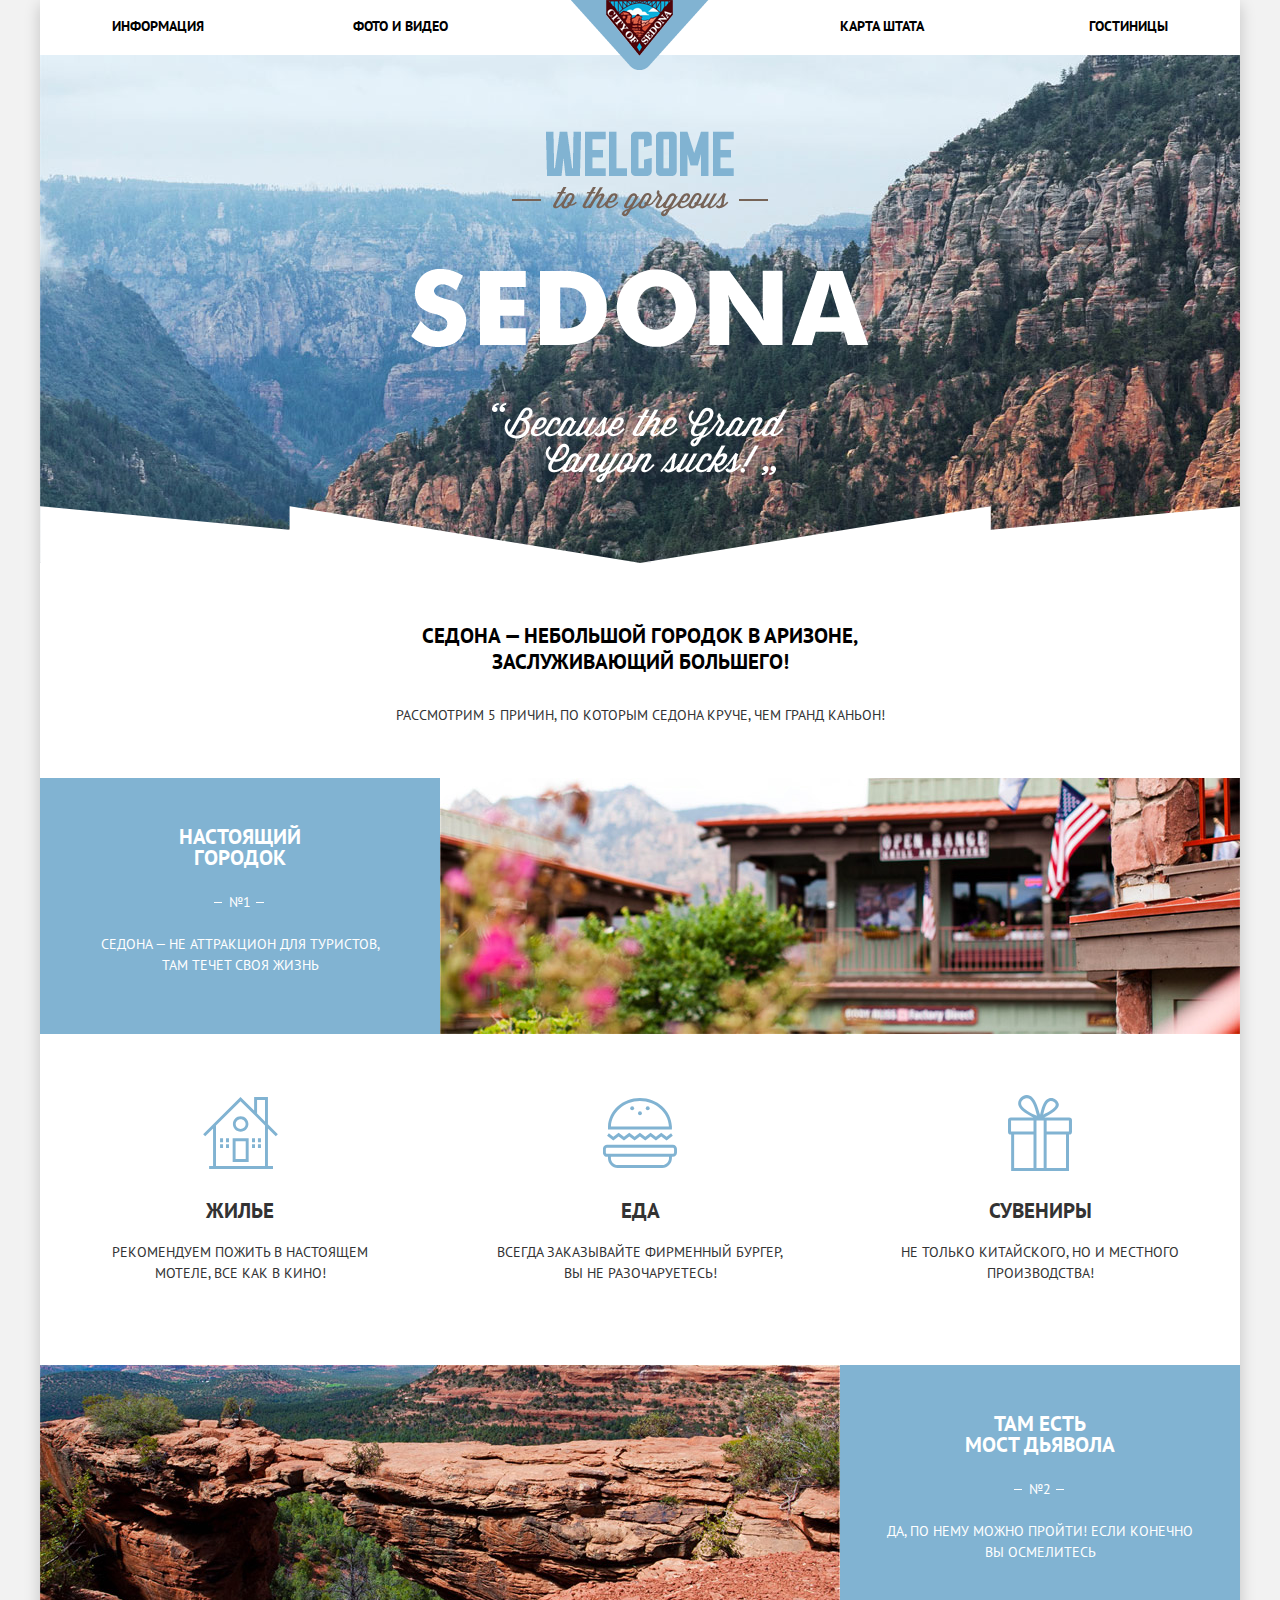
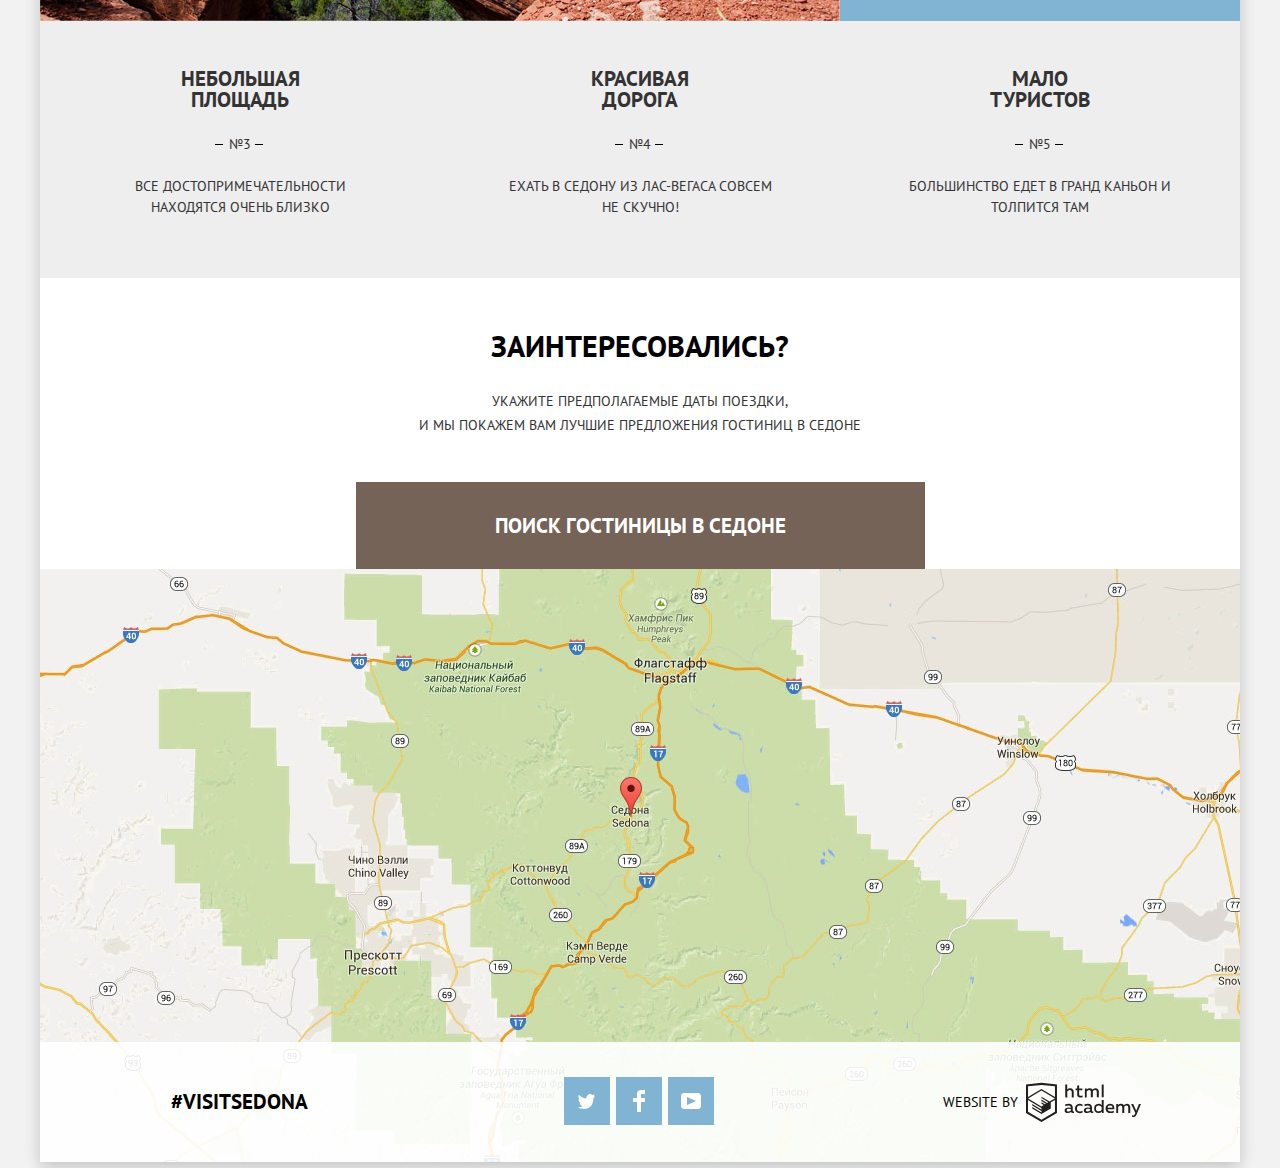
<file: index.html>
<!DOCTYPE html>
<html lang="ru">
  <head>
    <meta charset="utf-8">
    <title>HTML Academy: Седона</title>
    <link href="https://fonts.googleapis.com/css?family=PT+Sans:400,700&amp;subset=cyrillic" rel="stylesheet">
    <link href="css/normalize.css" rel="stylesheet">
    <link href="css/style.min.css" rel="stylesheet">
  </head>
  <body>
    <header class="page-header">
      <nav class="main-navigation">
        <div class="logo-header">
          <img src="img/logo.png" width="138" height="70" alt="Логотип города Седона">
        </div>
        <ul class="site-navigation">
          <li><a href="#">Информация</a></li>
          <li><a href="#">Фото и видео</a></li>
          <li><a href="#map">Карта штата</a></li>
          <li><a href="inner.html">Гостиницы</a></li>
        </ul>
      </nav>
    </header>


    <main class="container">
      <section class="picture">
        <h2 class="visually-hidden">Изображние каньона Седоны</h2>
        <img src="img/intro-top.png" width="458" height="352" alt="Горы Седоны">
      </section>
      <div class="container-headline">
        <p>Седона — небольшой городок в Аризоне,<br> заслуживающий большего!</p>
        <p class="five">Рассмотрим 5 причин, по которым Седона круче, чем Гранд Каньон!</p>
      </div>
      <section class="features">
        <div class="feature-1">
          <div class="text-block">
            <h3>Настоящий<br> городок</h3>
            <p class="number">№1</p>
            <p>Седона — не аттракцион для туристов,<br> там течет своя жизнь</p>
          </div>
          <div class="image-block">
            <img src="img/feature-1.jpg" width="800" height="256" alt="Седона Сити">
          </div>
        </div>

        <section class="advantages">
          <div class="feature-item">
            <p class="wrapper-image"><img src="img/icon-house.svg" width="75" height="72" alt="Жилье"></p>
            <h3>Жилье</h3>
            <p>Рекомендуем пожить в настоящем<br> мотеле, все как в кино!</p>
          </div>
          <div class="feature-item">
            <p class="wrapper-image"><img src="img/icon-food.svg" width="74" height="70" alt="Еда"></p>
            <h3>Еда</h3>
            <p>Всегда заказывайте фирменный бургер,<br> вы не разочаруетесь!</p>
          </div>
          <div class="feature-item">
            <p class="wrapper-image"><img src="img/icon-souvenirs.svg" width="64" height="76" alt="Сувениры"></p>
            <h3>Сувениры</h3>
            <p>Не только китайского, но и местного<br> производства!</p>
          </div>
        </section>

        <div class="feature-2">
          <div class="text-block">
            <h3>Там есть<br> мост дьявола</h3>
            <p class="number">№2</p>
            <p>Да, по нему можно пройти! Если конечно<br> вы осмелитесь</p>
          </div>
          <div class="image-block">
            <img src="img/feature-2.jpg" width="800" height="256" alt="Седона Сити">
          </div>
        </div>
        <div class="wrapper-item">
          <div class="feature-item grey">
            <h3>Небольшая<br> площадь</h3>
            <p class="number">№3</p>
            <p>Все достопримечательности<br> находятся очень близко</p>
          </div>
          <div class="feature-item grey">
            <h3>Красивая<br> дорога</h3>
            <p class="number">№4</p>
            <p>Ехать в Седону из Лас-Вегаса совсем<br> не скучно!</p>
          </div>
          <div class="feature-item grey">
            <h3>Мало<br> туристов</h3>
            <p class="number">№5</p>
            <p>Большинство едет в Гранд Каньон и<br> толпится там</p>
          </div>
        </div>
        <div class="subtitle">
          <p>Заинтересовались?</p>
          <p class="clarification">Укажите предполагаемые даты поездки,<br> и мы покажем вам лучшие предложения гостиниц в седоне</p>
          <div class="button-wraper">
            <button class="button brown modal-open-close">Поиск гостиницы в седоне</button>
            <section class="popup">
              <h2 class="visually-hidden">Форма бронирования гостиницы</h2>
              <form method="post" action="https://echo.htmlacademy.ru">
                <ul class="booking">
                  <li class="booking-option">
                    <label for="check-in">Дата заезда:</label>
                    <input type="text" name="check-in" id="check-in" placeholder="24 апреля 2017">
                    <div class="calendar">
                      <svg class="calendar-icon" xmlns="http://www.w3.org/2000/svg" width="21" height="22" viewBox="0 0 21 22"><path d="M19.251 2.025h-2.845V.648c0-.381-.294-.689-.656-.689-.363 0-.656.308-.656.689v1.377h-3.938V.648c0-.381-.294-.689-.655-.689-.363 0-.657.308-.657.689v1.377H5.906V.648c0-.381-.294-.689-.656-.689-.363 0-.657.308-.657.689v1.377H1.75C.784 2.025 0 2.847 0 3.862v16.302C0 21.179.784 22 1.75 22h17.501c.966 0 1.749-.821 1.749-1.836V3.862c0-1.015-.783-1.837-1.749-1.837zm.437 18.139a.448.448 0 0 1-.437.459H1.75a.45.45 0 0 1-.438-.459V3.862a.45.45 0 0 1 .438-.459h2.844v1.378c0 .381.294.689.657.689.362 0 .656-.308.656-.689V3.403h3.938v1.378c0 .381.294.689.657.689.361 0 .655-.308.655-.689V3.403h3.938v1.378c0 .381.293.689.656.689.362 0 .656-.308.656-.689V3.403h2.845c.241 0 .437.206.437.459v16.302z" fill="#cacaca"/><path d="M4.594 8.225h2.625v2.066H4.594zM4.594 11.668h2.625v2.067H4.594zM4.594 15.112h2.625v2.066H4.594zM9.188 15.112h2.625v2.066H9.188zM9.188 11.668h2.625v2.067H9.188zM9.188 8.225h2.625v2.066H9.188zM13.781 15.112h2.625v2.066h-2.625zM13.781 11.668h2.625v2.067h-2.625zM13.781 8.225h2.625v2.066h-2.625z" fill="#cacaca"/></svg>
                    </div>
                  </li>
                  <li class="booking-option">
                    <label for="check-out">Дата выезда:</label>
                    <input type="text" name="check-out" id="check-out" placeholder="4 июля 2017">
                    <div class="calendar">
                      <svg class="calendar-icon" xmlns="http://www.w3.org/2000/svg" width="21" height="22" viewBox="0 0 21 22"><path d="M19.251 2.025h-2.845V.648c0-.381-.294-.689-.656-.689-.363 0-.656.308-.656.689v1.377h-3.938V.648c0-.381-.294-.689-.655-.689-.363 0-.657.308-.657.689v1.377H5.906V.648c0-.381-.294-.689-.656-.689-.363 0-.657.308-.657.689v1.377H1.75C.784 2.025 0 2.847 0 3.862v16.302C0 21.179.784 22 1.75 22h17.501c.966 0 1.749-.821 1.749-1.836V3.862c0-1.015-.783-1.837-1.749-1.837zm.437 18.139a.448.448 0 0 1-.437.459H1.75a.45.45 0 0 1-.438-.459V3.862a.45.45 0 0 1 .438-.459h2.844v1.378c0 .381.294.689.657.689.362 0 .656-.308.656-.689V3.403h3.938v1.378c0 .381.294.689.657.689.361 0 .655-.308.655-.689V3.403h3.938v1.378c0 .381.293.689.656.689.362 0 .656-.308.656-.689V3.403h2.845c.241 0 .437.206.437.459v16.302z" fill="#cacaca"/><path d="M4.594 8.225h2.625v2.066H4.594zM4.594 11.668h2.625v2.067H4.594zM4.594 15.112h2.625v2.066H4.594zM9.188 15.112h2.625v2.066H9.188zM9.188 11.668h2.625v2.067H9.188zM9.188 8.225h2.625v2.066H9.188zM13.781 15.112h2.625v2.066h-2.625zM13.781 11.668h2.625v2.067h-2.625zM13.781 8.225h2.625v2.066h-2.625z" fill="#cacaca"/></svg>
                    </div>
                  </li>
                  <li class="booking-option adults-children">
                    <label for="adults">Взрослые:</label>
                    <button class="minus" type="button" name="button">
                      <span class="visually-hidden">Меньше</span>
                    </button>
                    <input type="text" name="adults" id="adults" placeholder="2">
                    <button class="plus" type="button" name="button">
                      <span class="visually-hidden">Больше</span>
                    </button>
                  </li>
                  <li class="booking-option adults-children">
                    <label for="children" class="children">Дети:</label>
                    <button class="minus" type="button" name="button">
                      <span class="visually-hidden">Меньше</span>
                    </button>
                    <input type="text" name="children" id="children" placeholder="0">
                    <button class="plus" type="button" name="button">
                      <span class="visually-hidden">Больше</span>
                    </button>
                  </li>
                </ul>
                <button class="button blue" type="submit">Найти</button>
              </form>
            </section>
          </div>
        </div>
      </section>

      <section class="map" id="map">
        <h2 class="visually-hidden">Карта штата</h2>
        <div class="map-interactive">
          <iframe src="https://www.google.com/maps/embed?pb=!1m18!1m12!1m3!1d52385.13565775221!2d-111.83015785352357!3d34.854443815267764!2m3!1f0!2f0!3f0!3m2!1i1024!2i768!4f13.1!3m3!1m2!1s0x872da132f942b00d%3A0x5548c523fa6c8efd!2z0KHQtdC00L7QvdCwLCDQkNGA0LjQt9C-0L3QsCA4NjMzNiwg0KHQqNCQ!5e0!3m2!1sru!2sby!4v1522667876610" width="1200" height="593" style="border:0" allowfullscreen></iframe>
        </div>
        <img src="img/map.jpg" width="1200" height="593" alt="Карта проезда">
      </section>
    </main>


    <footer class="pade-footer">
      <div class="hashtag">
        <p class="visit">#visitsedona</p>
      </div>
      <div class="footer-social">
        <ul>
          <li>
            <a class="social-button" href="#"><span class="visually-hidden">Twitter</span>
              <svg xmlns="http://www.w3.org/2000/svg" xmlns:xlink="http://www.w3.org/1999/xlink" width="17" height="15" viewBox="0 0 17 15"><path d="M10.95.144c1.685-.496 2.984.27 3.577 1.179.673-.231 1.331-.481 2.011-.708a2.345 2.345 0 0 1-.857 1.768c.685.17 1.304-.491 1.304-.491-.169 1-1.006 1.788-1.563 2.024-.231 6.75-3.175 11.217-10.077 11.082h-.446c-.41 0-4.164-.46-4.898-1.887 2.271.196 3.893-.422 4.693-1.177-.96-.3-2.679-.477-2.979-2.95.349.106.564.228 1.19.119C1.705 8.247.374 7.53.448 5.33c.285.328 1.067.536 1.34.472C1.085 5.561-.182 2.442.894.85c1.818 1.854 3.735 3.606 7.152 3.773C8.254 2.33 9.183.793 10.95.144z" fill="#FFF"/></svg>
            </a>
          </li>
          <li>
            <a class="social-button" href="#"><span class="visually-hidden">Facebook</span>
              <svg xmlns="http://www.w3.org/2000/svg" width="12" height="22" viewBox="0 0 12 22"><path  d="M12 4V0H8a4 4 0 0 0-4 4v4H0v4h4v10h4V12h4V8H8V4h4z" fill="#FFF"/></svg>
            </a>
          </li>
          <li>
            <a class="social-button" href="#"><span class="visually-hidden">Youtube</span>
              <svg xmlns="http://www.w3.org/2000/svg" xmlns:xlink="http://www.w3.org/1999/xlink" width="20" height="16" viewBox="0 0 20 16"><path  d="M17 0H3C1.35 0 0 1.35 0 3v10c0 1.65 1.35 3 3 3h14c1.65 0 3-1.35 3-3V3c0-1.65-1.35-3-3-3zM6.027 11.998V4.002L15.014 8l-8.987 3.998z" fill="#FFF"/></svg>
            </a>
          </li>
        </ul>
      </div>
      <div class="html-academy">
        <p>Website by</p>
        <a href="https://htmlacademy.ru/intensive/htmlcss" class="academy">
          <span class="visually-hidden">HTML Academy</span>
          <svg id="Layer_1" data-name="Layer 1" xmlns="http://www.w3.org/2000/svg" width="115" height="41" viewBox="0 0 108.08 36.85"><title>logo-htmlacademy-small1</title><path d="M44.61,26.88a2,2,0,0,0,.55-0.1v1.33a3.25,3.25,0,0,1-1.18.21,1.67,1.67,0,0,1-1.67-1,4.84,4.84,0,0,1-3.14,1.08c-1.51,0-2.91-.83-2.91-2.55,0-2.13,2-2.79,3.71-2.79a11.08,11.08,0,0,1,2.17.25v-0.3c0-1-.76-1.77-2.19-1.77a7.42,7.42,0,0,0-3,.64v-1.7a10.21,10.21,0,0,1,3.19-.55c2.36,0,3.81,1.12,3.81,3.65v3a0.54,0.54,0,0,0,.49.59h0.17Zm-6.44-1.13A1.35,1.35,0,0,0,39.63,27h0.11a3.39,3.39,0,0,0,2.41-1V24.58a9.72,9.72,0,0,0-1.81-.21c-1,0-2.16.33-2.16,1.38h0Zm12.36-6.11a5,5,0,0,1,2.57.64V22a4.08,4.08,0,0,0-2.3-.7,2.75,2.75,0,1,0,0,5.49,5,5,0,0,0,2.43-.64v1.71a6.27,6.27,0,0,1-2.76.57A4.21,4.21,0,0,1,46,24.51q0-.21,0-0.41a4.32,4.32,0,0,1,4.18-4.46h0.38Zm12.17,7.24a2,2,0,0,0,.55-0.1v1.33a3.25,3.25,0,0,1-1.18.21,1.67,1.67,0,0,1-1.67-1,4.84,4.84,0,0,1-3.14,1.08c-1.51,0-2.91-.83-2.91-2.55,0-2.13,2-2.79,3.71-2.79a11.08,11.08,0,0,1,2.17.25v-0.3c0-1-.76-1.77-2.19-1.77a7.42,7.42,0,0,0-3,.64v-1.7a10.21,10.21,0,0,1,3.19-.55c2.36,0,3.81,1.12,3.81,3.65v3a0.54,0.54,0,0,0,.49.59h0.17Zm-6.44-1.13A1.35,1.35,0,0,0,57.73,27h0.11a3.39,3.39,0,0,0,2.41-1V24.58a9.72,9.72,0,0,0-1.81-.21c-1.06,0-2.16.33-2.16,1.38h0ZM73,16V28.2H71.35V26.88a3.88,3.88,0,0,1-3.19,1.54,4.4,4.4,0,0,1,0-8.78,3.81,3.81,0,0,1,3,1.3V16H73Zm-4.53,5.22a2.76,2.76,0,1,0,0,5.52A2.86,2.86,0,0,0,71.15,25V23A2.91,2.91,0,0,0,68.49,21.27ZM79,19.64c3.31,0,4.46,2.68,3.92,5.09H76.7c0.21,1.5,1.67,2.11,3.19,2.11a6.11,6.11,0,0,0,2.64-.59v1.6a7.14,7.14,0,0,1-3,.57C77,28.42,74.78,27,74.78,24a4.18,4.18,0,0,1,4-4.39H79Zm0.09,1.54a2.28,2.28,0,0,0-2.44,2.1v0.06H81.3A2,2,0,0,0,79.13,21.18Zm5.73,7V19.87h1.65v1a3.81,3.81,0,0,1,2.78-1.27A2.86,2.86,0,0,1,91.89,21a4.12,4.12,0,0,1,2.91-1.33A3.06,3.06,0,0,1,98,23V28.2h-1.9V23.05a1.59,1.59,0,0,0-1.42-1.75H94.42a2.8,2.8,0,0,0-2.07,1.12V28.2h-1.9V23.05A1.59,1.59,0,0,0,89,21.31H88.8a3,3,0,0,0-2.21,1.29v5.63H84.86Zm21.31-8.33h1.9l-3.91,9.46c-0.9,2.17-2.09,2.86-3.35,2.86a4.76,4.76,0,0,1-1.1-.14V30.46a2.86,2.86,0,0,0,.85.12c0.9,0,1.58-.64,2.07-1.9l0.17-.42-4-8.4h2l2.86,6.29ZM38.73,1.46V6.22a3.81,3.81,0,0,1,2.7-1.14,3.25,3.25,0,0,1,3.44,3.4v5.15H43V8.72a1.81,1.81,0,0,0-1.61-2h-0.3a2.93,2.93,0,0,0-2.32,1.39v5.52h-1.9V1.46h1.9ZM49.94,2.31v3h3V6.91h-3v3.81c0,1.1.5,1.46,1.58,1.46a4.49,4.49,0,0,0,1.69-.33v1.6A6.8,6.8,0,0,1,51,13.8a2.55,2.55,0,0,1-2.86-2.74V6.89H46.58V5.26h1.5V2.74Zm5.4,11.31V5.28H57v1A3.81,3.81,0,0,1,59.77,5a2.86,2.86,0,0,1,2.6,1.33A4.12,4.12,0,0,1,65.28,5,3.06,3.06,0,0,1,68.44,8.4v5.21h-1.9V8.46a1.59,1.59,0,0,0-1.42-1.75H64.89a2.8,2.8,0,0,0-2.07,1.12v5.78h-1.9V8.46A1.59,1.59,0,0,0,59.5,6.71H59.27A3,3,0,0,0,57.06,8v5.63H55.34ZM71.17,1.45H73V13.6H71.17V1.45ZM14.71,0H14.55L0,1.54V28.21l14.55,8.66,14.55-8.66V1.54Zm12.5,27.1L14.55,34.64,1.9,27.12V16.18l12.59,7.5V25L5.86,19.9v1.31l8.68,5.21v1.39L5.87,22.65V24l8.68,5.21,8.75-5.24V18.31L27.2,16V27.12Zm0-12.53-3.48,2-1.6,1L14.51,13v1.31L21,18.23H21l-0.14.09-1,.54-5.37-3.2V17l4.24,2.52-1,.67-3.2-1.9v1.31l2.1,1.24L14.5,22.1,2,14.65,14.51,7.11Zm0-1.32L14.49,5.76,1.91,13.25v-10L14.56,1.92,27.21,3.25v10h0Z" transform="translate(0 -0.02)" fill="#231f20"/></svg>
        </a>
      </div>
    </footer>

    <script src="js/script.min.js"></script>

  </body>
</html>
</file>
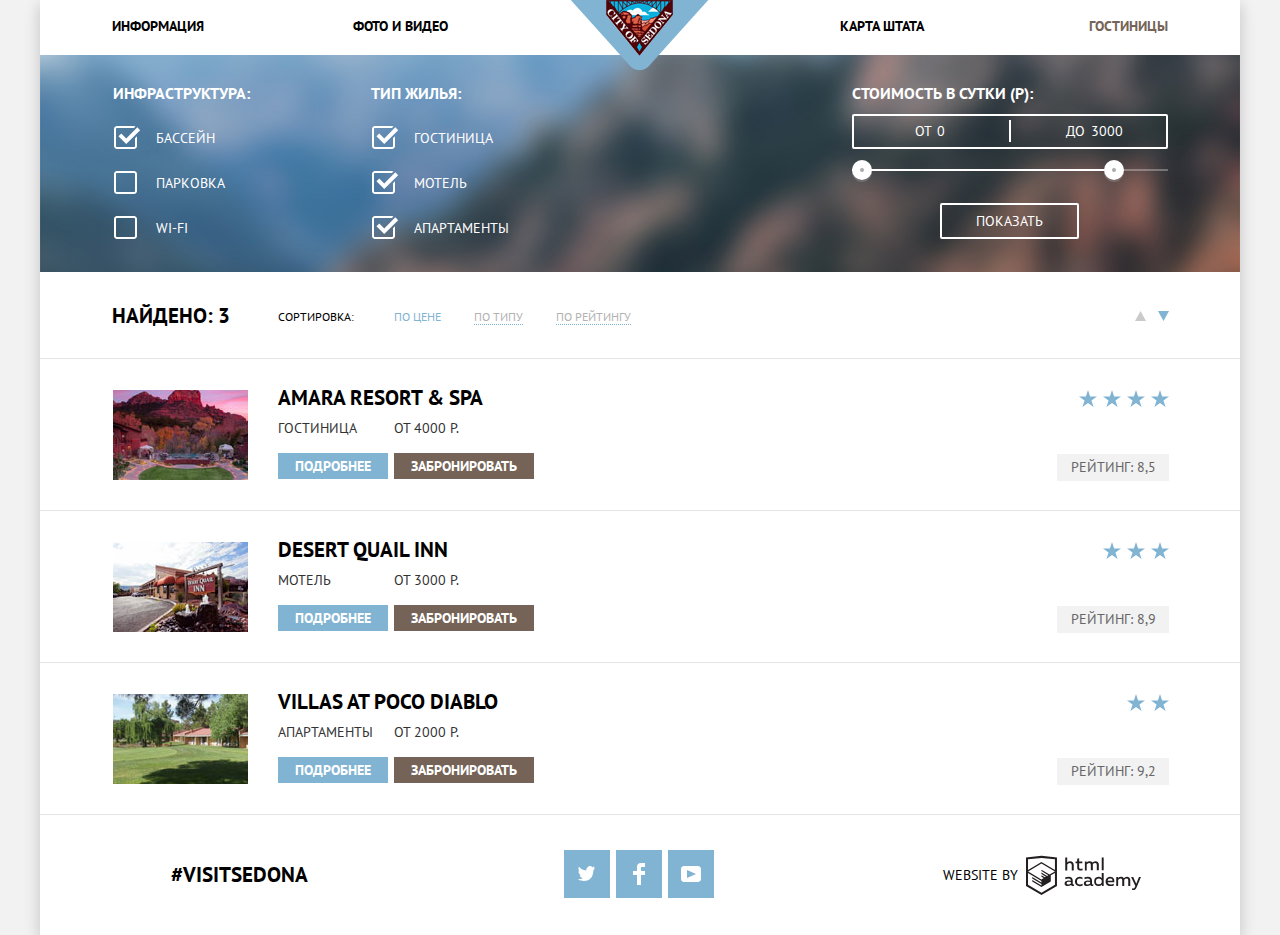
<file: inner.html>
<!DOCTYPE html>
<html lang="ru">
  <head>
    <meta charset="UTF-8">
    <title>HTML Academy: Седона</title>
    <link href="https://fonts.googleapis.com/css?family=PT+Sans:400,700&amp;subset=cyrillic" rel="stylesheet">
    <link href="css/normalize.css" rel="stylesheet">
    <link href="css/style.min.css" rel="stylesheet">
  </head>
  <body class="inner-page">
    <header class="page-header">
      <nav class="main-navigation">
        <a class="logo-header" href="index.html">
          <img src="img/logo.png" width="138" height="70" alt="Логотип города Седона">
        </a>
        <ul class="site-navigation">
          <li><a href="#">Информация</a></li>
          <li class="photo-and-video"><a href="#">Фото и видео</a></li>
          <li><a href="#">Карта штата</a></li>
          <li><a class="active-page" href="#">Гостиницы</a></li>
        </ul>
      </nav>
    </header>


    <section class="filters">
      <h2 class="visually-hidden">Фильтр товаров</h2>
      <form class="filter" method="post" action="https://echo.htmlacademy.ru">
        <fieldset class="filter-checkbox">
          <legend>Инфраструктура:</legend>
          <ul>
            <li class="filter-option">
              <input class="visually-hidden filter-input-checkbox" type="checkbox" name="pool" id="filter-pool" checked>
              <label for="filter-pool">Бассейн</label>
            </li>
            <li class="filter-option">
              <input class="visually-hidden filter-input-checkbox" type="checkbox" name="parking" id="filter-parking">
              <label for="filter-parking">Парковка</label>
            </li>
          <li class="filter-option">
              <input class="visually-hidden filter-input-checkbox" type="checkbox" name="parking" id="filter-wi-fi">
              <label for="filter-wi-fi">Wi-Fi</label>
          </li>
          </ul>
        </fieldset>
        <fieldset class="filter-checkbox">
          <legend>Тип жилья:</legend>
          <ul>
            <li class="filter-option">
              <input class="visually-hidden filter-input-checkbox" type="checkbox" name="hotel" id="filter-hotel" checked>
              <label for="filter-hotel">Гостиница</label>
            </li>
            <li class="filter-option">
              <input class="visually-hidden filter-input-checkbox" type="checkbox" name="motel" id="filter-motel" checked>
              <label for="filter-motel">Мотель</label>
            </li>
            <li class="filter-option">
              <input class="visually-hidden filter-input-checkbox" type="checkbox" name="apartments" id="filter-apartments" checked>
              <label for="filter-apartments">Апартаменты</label>
            </li>
          </ul>
        </fieldset>
        <fieldset class="filter-range">
          <legend class="filter-range-title">Стоимость в сутки (р):</legend>
          <div class="price-controls">
            <label class="min-price">от <input type="text" name="min-price" value="0"></label>
            <label class="max-price">до <input type="text" name="max-price" value="3000"></label>
          </div>
          <div class="range-controls">
            <div class="scale">
              <div class="bar"></div>
            </div>
            <div class="range-toggle range-toggle-min">
              <svg xmlns="http://www.w3.org/2000/svg" width="20" height="23" viewBox="0 0 20 23"><path opacity=".3" fill="#ABABAB" d="M10 20C4.477 20 0 15.522 0 10v2c0 5.522 4.477 10 10 10 5.522 0 10-4.478 10-10v-2c0 5.522-4.478 10-10 10z"/><circle fill="#FFF" cx="10" cy="10" r="10"/><circle fill="#ABABAB" cx="10" cy="10" r="2"/></svg>
            </div>
            <div class="range-toggle range-toggle-max">
              <svg xmlns="http://www.w3.org/2000/svg" width="20" height="23" viewBox="0 0 20 23"><path opacity=".3" fill="#ABABAB" d="M10 20C4.477 20 0 15.522 0 10v2c0 5.522 4.477 10 10 10 5.522 0 10-4.478 10-10v-2c0 5.522-4.478 10-10 10z"/><circle fill="#FFF" cx="10" cy="10" r="10"/><circle fill="#ABABAB" cx="10" cy="10" r="2"/></svg>
            </div>
          </div>
          <button class="btn-transparent" type="submit">Показать</button>
        </fieldset>
      </form>
    </section>


    <section class="sorting">
      <h2 class="visually-hidden">Сортировка товаров по цене, по типу, по рейтингу</h2>
      <p class="search-result">Найдено: 3</p>
      <p class="sort">Сортировка:</p>
      <ul class="sort-options">
        <li><a href="#" class="active-selected">По цене</a></li>
        <li><a href="#">По типу</a></li>
        <li><a href="#">По рейтингу</a></li>
        <li class="up">
          <a href="#" class="sort-up">
            <span class="visually-hidden">Сортировка по возрастанию</span>
            <svg xmlns="http://www.w3.org/2000/svg" width="11" height="10" viewBox="0 0 11 10"><path fill="#cacaca" d="M5.5 0L0 10h11z"/></svg>
          </a>
        </li>
        <li class="down">
          <a href="#" class="sort-down">
            <span class="visually-hidden">Сортировка по убыванию</span>
            <svg xmlns="http://www.w3.org/2000/svg" width="11" height="10" viewBox="0 0 11 10"><path fill="#81b3d2" d="M5.5 10L0 0h11"/></svg>
          </a>
        </li>
      </ul>
    </section>


    <section class="catalog-section">
      <ul class="catalog-list">
        <li class="catalog-item">
          <p class="catalog-item-image">
            <a href="catalog-item.html">
              <img src="img/amara-resort.jpg" width="135" height="90" alt="Отель Amara resort & SPA">
            </a>
          </p>
          <div class="hotel-info">
            <h3>
              <a class="catalog-item-name" href="catalog-item.html">Amara resort & SPA</a>
            </h3>
            <div class="catalog-item-price">
              <p>Гостиница</p>
              <p class="price">От 4000 р.</p>
            </div>
            <p class="info-book">
              <a class="button blue" href="catalog-item.html">Подробнее</a>
              <a class="button brown" href="#">Забронировать</a>
            </p>
          </div>
          <div class="wrapper-stars-and-rating">
            <ul class="stars">
              <li><span class="visually-hidden">Рейтинг 4 из 5 звёзд</span></li>
              <li><span class="visually-hidden">Рейтинг 4 из 5 звёзд</span></li>
              <li><span class="visually-hidden">Рейтинг 4 из 5 звёзд</span></li>
              <li><span class="visually-hidden">Рейтинг 4 из 5 звёзд</span></li>
            </ul>
            <p class="rating">Рейтинг: 8,5</p>
          </div>
        </li>
        <li class="catalog-item">
          <p class="catalog-item-image">
            <a href="catalog-item.html">
              <img src="img/desert-quail.jpg" width="135" height="90" alt="Мотель Desert Quail Inn">
            </a>
          </p>
          <div class="hotel-info">
            <h3>
              <a class="catalog-item-name" href="catalog-item.html">Desert Quail Inn</a>
            </h3>
            <div class="catalog-item-price">
              <p>Мотель</p>
              <p class="price">От 3000 р.</p>
            </div>
            <p class="info-book">
              <a class="button blue" href="catalog-item.html">Подробнее</a>
              <a class="button brown" href="#">Забронировать</a>
            </p>
          </div>
          <div class="wrapper-stars-and-rating">
            <ul class="stars">
              <li><span class="visually-hidden">Рейтинг 3 из 5 звёзд</span></li>
              <li><span class="visually-hidden">Рейтинг 3 из 5 звёзд</span></li>
              <li><span class="visually-hidden">Рейтинг 3 из 5 звёзд</span></li>
            </ul>
            <p class="rating">Рейтинг: 8,9</p>
          </div>
        </li>
        <li class="catalog-item">
          <p class="catalog-item-image">
            <a href="catalog-item.html">
              <img src="img/poco-diablo.jpg" width="135" height="90" alt="Апартаменты Villas At Poco Diablo">
            </a>
          </p>
          <div class="hotel-info">
            <h3>
              <a class="catalog-item-name" href="catalog-item.html">Villas At Poco Diablo</a>
            </h3>
            <div class="catalog-item-price">
              <p>Апартаменты</p>
              <p class="price">От 2000 р.</p>
            </div>
            <p class="info-book">
              <a class="button blue" href="catalog-item.html">Подробнее</a>
              <a class="button brown" href="#">Забронировать</a>
            </p>
          </div>
          <div class="wrapper-stars-and-rating">
            <ul class="stars">
              <li><span class="visually-hidden">Рейтинг 2 из 5 звёзд</span></li>
              <li><span class="visually-hidden">Рейтинг 2 из 5 звёзд</span></li>
            </ul>
            <p class="rating">Рейтинг: 9,2</p>
          </div>
        </li>
      </ul>
    </section>


    <footer class="pade-footer">
      <div class="hashtag">
        <p class="visit">#visitsedona</p>
      </div>
      <div class="footer-social">
        <ul>
          <li>
            <a class="social-button" href="#"><span class="visually-hidden">Twitter</span>
              <svg xmlns="http://www.w3.org/2000/svg" xmlns:xlink="http://www.w3.org/1999/xlink" width="17" height="15" viewBox="0 0 17 15"><path d="M10.95.144c1.685-.496 2.984.27 3.577 1.179.673-.231 1.331-.481 2.011-.708a2.345 2.345 0 0 1-.857 1.768c.685.17 1.304-.491 1.304-.491-.169 1-1.006 1.788-1.563 2.024-.231 6.75-3.175 11.217-10.077 11.082h-.446c-.41 0-4.164-.46-4.898-1.887 2.271.196 3.893-.422 4.693-1.177-.96-.3-2.679-.477-2.979-2.95.349.106.564.228 1.19.119C1.705 8.247.374 7.53.448 5.33c.285.328 1.067.536 1.34.472C1.085 5.561-.182 2.442.894.85c1.818 1.854 3.735 3.606 7.152 3.773C8.254 2.33 9.183.793 10.95.144z" fill="#FFF"/></svg>
            </a>
          </li>
          <li>
            <a class="social-button" href="#"><span class="visually-hidden">Facebook</span>
              <svg xmlns="http://www.w3.org/2000/svg" width="12" height="22" viewBox="0 0 12 22"><path  d="M12 4V0H8a4 4 0 0 0-4 4v4H0v4h4v10h4V12h4V8H8V4h4z" fill="#FFF"/></svg>
            </a>
          </li>
          <li>
            <a class="social-button" href="#"><span class="visually-hidden">Youtube</span>
              <svg xmlns="http://www.w3.org/2000/svg" xmlns:xlink="http://www.w3.org/1999/xlink" width="20" height="16" viewBox="0 0 20 16"><path  d="M17 0H3C1.35 0 0 1.35 0 3v10c0 1.65 1.35 3 3 3h14c1.65 0 3-1.35 3-3V3c0-1.65-1.35-3-3-3zM6.027 11.998V4.002L15.014 8l-8.987 3.998z" fill="#FFF"/></svg>
            </a>
          </li>
        </ul>
      </div>
      <div class="html-academy">
        <p>Website by</p>
        <a href="https://htmlacademy.ru/intensive/htmlcss" class="academy">
          <span class="visually-hidden">HTML Academy</span>
          <svg id="Layer_1" data-name="Layer 1" xmlns="http://www.w3.org/2000/svg" width="115" height="41" viewBox="0 0 108.08 36.85"><title>logo-htmlacademy-small1</title><path d="M44.61,26.88a2,2,0,0,0,.55-0.1v1.33a3.25,3.25,0,0,1-1.18.21,1.67,1.67,0,0,1-1.67-1,4.84,4.84,0,0,1-3.14,1.08c-1.51,0-2.91-.83-2.91-2.55,0-2.13,2-2.79,3.71-2.79a11.08,11.08,0,0,1,2.17.25v-0.3c0-1-.76-1.77-2.19-1.77a7.42,7.42,0,0,0-3,.64v-1.7a10.21,10.21,0,0,1,3.19-.55c2.36,0,3.81,1.12,3.81,3.65v3a0.54,0.54,0,0,0,.49.59h0.17Zm-6.44-1.13A1.35,1.35,0,0,0,39.63,27h0.11a3.39,3.39,0,0,0,2.41-1V24.58a9.72,9.72,0,0,0-1.81-.21c-1,0-2.16.33-2.16,1.38h0Zm12.36-6.11a5,5,0,0,1,2.57.64V22a4.08,4.08,0,0,0-2.3-.7,2.75,2.75,0,1,0,0,5.49,5,5,0,0,0,2.43-.64v1.71a6.27,6.27,0,0,1-2.76.57A4.21,4.21,0,0,1,46,24.51q0-.21,0-0.41a4.32,4.32,0,0,1,4.18-4.46h0.38Zm12.17,7.24a2,2,0,0,0,.55-0.1v1.33a3.25,3.25,0,0,1-1.18.21,1.67,1.67,0,0,1-1.67-1,4.84,4.84,0,0,1-3.14,1.08c-1.51,0-2.91-.83-2.91-2.55,0-2.13,2-2.79,3.71-2.79a11.08,11.08,0,0,1,2.17.25v-0.3c0-1-.76-1.77-2.19-1.77a7.42,7.42,0,0,0-3,.64v-1.7a10.21,10.21,0,0,1,3.19-.55c2.36,0,3.81,1.12,3.81,3.65v3a0.54,0.54,0,0,0,.49.59h0.17Zm-6.44-1.13A1.35,1.35,0,0,0,57.73,27h0.11a3.39,3.39,0,0,0,2.41-1V24.58a9.72,9.72,0,0,0-1.81-.21c-1.06,0-2.16.33-2.16,1.38h0ZM73,16V28.2H71.35V26.88a3.88,3.88,0,0,1-3.19,1.54,4.4,4.4,0,0,1,0-8.78,3.81,3.81,0,0,1,3,1.3V16H73Zm-4.53,5.22a2.76,2.76,0,1,0,0,5.52A2.86,2.86,0,0,0,71.15,25V23A2.91,2.91,0,0,0,68.49,21.27ZM79,19.64c3.31,0,4.46,2.68,3.92,5.09H76.7c0.21,1.5,1.67,2.11,3.19,2.11a6.11,6.11,0,0,0,2.64-.59v1.6a7.14,7.14,0,0,1-3,.57C77,28.42,74.78,27,74.78,24a4.18,4.18,0,0,1,4-4.39H79Zm0.09,1.54a2.28,2.28,0,0,0-2.44,2.1v0.06H81.3A2,2,0,0,0,79.13,21.18Zm5.73,7V19.87h1.65v1a3.81,3.81,0,0,1,2.78-1.27A2.86,2.86,0,0,1,91.89,21a4.12,4.12,0,0,1,2.91-1.33A3.06,3.06,0,0,1,98,23V28.2h-1.9V23.05a1.59,1.59,0,0,0-1.42-1.75H94.42a2.8,2.8,0,0,0-2.07,1.12V28.2h-1.9V23.05A1.59,1.59,0,0,0,89,21.31H88.8a3,3,0,0,0-2.21,1.29v5.63H84.86Zm21.31-8.33h1.9l-3.91,9.46c-0.9,2.17-2.09,2.86-3.35,2.86a4.76,4.76,0,0,1-1.1-.14V30.46a2.86,2.86,0,0,0,.85.12c0.9,0,1.58-.64,2.07-1.9l0.17-.42-4-8.4h2l2.86,6.29ZM38.73,1.46V6.22a3.81,3.81,0,0,1,2.7-1.14,3.25,3.25,0,0,1,3.44,3.4v5.15H43V8.72a1.81,1.81,0,0,0-1.61-2h-0.3a2.93,2.93,0,0,0-2.32,1.39v5.52h-1.9V1.46h1.9ZM49.94,2.31v3h3V6.91h-3v3.81c0,1.1.5,1.46,1.58,1.46a4.49,4.49,0,0,0,1.69-.33v1.6A6.8,6.8,0,0,1,51,13.8a2.55,2.55,0,0,1-2.86-2.74V6.89H46.58V5.26h1.5V2.74Zm5.4,11.31V5.28H57v1A3.81,3.81,0,0,1,59.77,5a2.86,2.86,0,0,1,2.6,1.33A4.12,4.12,0,0,1,65.28,5,3.06,3.06,0,0,1,68.44,8.4v5.21h-1.9V8.46a1.59,1.59,0,0,0-1.42-1.75H64.89a2.8,2.8,0,0,0-2.07,1.12v5.78h-1.9V8.46A1.59,1.59,0,0,0,59.5,6.71H59.27A3,3,0,0,0,57.06,8v5.63H55.34ZM71.17,1.45H73V13.6H71.17V1.45ZM14.71,0H14.55L0,1.54V28.21l14.55,8.66,14.55-8.66V1.54Zm12.5,27.1L14.55,34.64,1.9,27.12V16.18l12.59,7.5V25L5.86,19.9v1.31l8.68,5.21v1.39L5.87,22.65V24l8.68,5.21,8.75-5.24V18.31L27.2,16V27.12Zm0-12.53-3.48,2-1.6,1L14.51,13v1.31L21,18.23H21l-0.14.09-1,.54-5.37-3.2V17l4.24,2.52-1,.67-3.2-1.9v1.31l2.1,1.24L14.5,22.1,2,14.65,14.51,7.11Zm0-1.32L14.49,5.76,1.91,13.25v-10L14.56,1.92,27.21,3.25v10h0Z" transform="translate(0 -0.02)" fill="#231f20"/></svg>
        </a>
      </div>
    </footer>
  </body>
</html>
</file>
<file: css/style.min.css>
html{background-color:#f2f2f2}body{margin:0 auto;padding:0;width:1200px;font-family:"PT Sans","Arial",sans-serif;font-size:14px;line-height:21px;font-weight:700;color:#000;text-transform:uppercase;-webkit-box-shadow:0 5px 15px rgba(0,0,0,0.2);box-shadow:0 5px 15px rgba(0,0,0,0.2)}body.inner-page{background-color:#fff}a{text-decoration:none}.visually-hidden:not(:focus):not(:active),input[type="checkbox"].visually-hidden,input[type="radio"].visually-hidden{position:absolute;width:1px;height:1px;margin:-1px;border:0;padding:0;white-space:nowrap;-webkit-clip-path:inset(100%);clip-path:inset(100%);clip:rect(0 0 0 0);overflow:hidden}.main-navigation{background-color:#fff}.site-navigation{display:-webkit-box;display:-ms-flexbox;display:flex;-webkit-box-pack:justify;-ms-flex-pack:justify;justify-content:space-between;-ms-flex-wrap:wrap;flex-wrap:wrap;margin:0;padding:16.5px 6%;list-style:none;line-height:26px}.logo-header{margin:0 auto -80px;display:block;text-align:center}.site-navigation li{width:20%}.site-navigation li:nth-child(1),.site-navigation li:nth-child(2){text-align:left}.site-navigation li:nth-child(2){margin-right:auto;padding-left:30px}.site-navigation li:nth-child(3),.site-navigation li:nth-child(4){text-align:right}.site-navigation li:nth-child(3){padding-right:33px}.site-navigation a{color:#000}.site-navigation a:hover{color:#81b3d2}.site-navigation a:active{color:#b2b2b2}main.container{background-color:#fff}.picture{display:-webkit-box;display:-ms-flexbox;display:flex;-webkit-box-pack:center;-ms-flex-pack:center;justify-content:center;-webkit-box-align:center;-ms-flex-align:center;align-items:center;padding-top:76px;padding-bottom:80px;background-color:#ce9e97;background-image:url(../img/mask.png),url(../img/image-top.jpg);background-repeat:no-repeat;background-position:bottom center,0 -56px}.container-headline{padding-top:60px;padding-bottom:50px;background-color:#fff}.container-headline p:first-child{margin:0;margin-bottom:27px;text-align:center;font-size:21px;line-height:26px}.container-headline .five{margin:0;text-align:center;font-weight:400;line-height:26px;color:#333}.feature-1{display:-webkit-box;display:-ms-flexbox;display:flex}.text-block{width:34%;padding-top:48px;text-align:center;background-color:#81b3d2}.text-block h3{margin:0;margin-bottom:24px;font-size:21px;color:#fff}.text-block p{margin:0 20px 20px;font-weight:400;color:#fff}.text-block p.number{position:relative;margin-bottom:21px}.text-block p.number::before{content:"";position:absolute;top:10px;left:154px;width:8px;height:1px;background-color:#fff}.text-block p.number::after{content:"";position:absolute;top:10px;left:196px;width:8px;height:1px;background-color:#fff}.image-block{background-color:#81b3d2}.image-block img{display:block}.advantages{display:-webkit-box;display:-ms-flexbox;display:flex;padding-top:48px;padding-bottom:67px;background-color:#fff}.advantages .feature-item{text-align:center}.wrapper-image{display:-webkit-box;display:-ms-flexbox;display:flex;-webkit-box-pack:center;-ms-flex-pack:center;justify-content:center;-webkit-box-align:center;-ms-flex-align:center;align-items:center;height:87px;margin-top:7px;margin-bottom:24px}.feature-2{display:-webkit-box;display:-ms-flexbox;display:flex;-webkit-box-orient:horizontal;-webkit-box-direction:reverse;-ms-flex-direction:row-reverse;flex-direction:row-reverse}.feature-2 .text-block{width:34%}.features{background-color:#fff}.features .wrapper-item{display:-webkit-box;display:-ms-flexbox;display:flex}.feature-item h3{font-size:21px}.feature-item{width:400px;font-weight:400;color:#333}.feature-item.grey{padding-top:26px;padding-bottom:46px;text-align:center;background-color:#eee}.feature-item.grey h3{margin-bottom:24px}.feature-item.grey p.number{position:relative;margin-bottom:21px}.feature-item.grey p.number::before{content:"";position:absolute;top:10px;left:175px;width:8px;height:1px;background-color:#000}.feature-item.grey p.number::after{content:"";position:absolute;top:10px;left:215px;width:8px;height:1px;background-color:#000}.subtitle{width:570px;margin:0 auto;padding-top:50px;text-align:center}.subtitle p:first-child{margin:0;margin-bottom:25px;font-size:30px;line-height:36px}.subtitle .clarification{margin:0;margin-bottom:45px;font-weight:400;line-height:24px;color:#333}.button{text-align:center;font:inherit;color:#fff;vertical-align:middle;text-transform:uppercase;border:none}.button-wraper{position:relative;text-align:center}.popup form{position:absolute;left:0;right:0;top:100%;z-index:2;padding:55px 57px;text-align:left;background-color:#fff;-webkit-box-shadow:0 10px 40px 5px rgba(0,0,0,.2);box-shadow:0 10px 40px 5px rgba(0,0,0,.2);animation-name:bounce;animation-duration:.7s}.modal-close{display:none}form.modal-error{animation-name:shake;animation-duration:.6s}@keyframes bounce{0%{transform:translateY(0)}50%{transform:translateY(70px)}80%{transform:translateY(-50px)}100%{transform:translateY(0)}}@keyframes shake{0%,100%{transform:translateX(0)}10%,30%,50%,70%,90%{transform:translateX(-10px)}20%,40%,60%,80%{transform:translateX(10px)}}form.modal-error{-webkit-animation-name:shake;animation-name:shake;-webkit-animation-duration:.6s;animation-duration:.6s}@-webkit-keyframes bounce{0%{-webkit-transform:translateY(0);transform:translateY(0)}50%{-webkit-transform:translateY(70px);transform:translateY(70px)}80%{-webkit-transform:translateY(-50px);transform:translateY(-50px)}100%{-webkit-transform:translateY(0);transform:translateY(0)}}@keyframes bounce{0%{-webkit-transform:translateY(0);transform:translateY(0)}50%{-webkit-transform:translateY(70px);transform:translateY(70px)}80%{-webkit-transform:translateY(-50px);transform:translateY(-50px)}100%{-webkit-transform:translateY(0);transform:translateY(0)}}@-webkit-keyframes shake{0%,100%{-webkit-transform:translateX(0);transform:translateX(0)}10%,30%,50%,70%,90%{-webkit-transform:translateX(-10px);transform:translateX(-10px)}20%,40%,60%,80%{-webkit-transform:translateX(10px);transform:translateX(10px)}}@keyframes shake{0%,100%{-webkit-transform:translateX(0);transform:translateX(0)}10%,30%,50%,70%,90%{-webkit-transform:translateX(-10px);transform:translateX(-10px)}20%,40%,60%,80%{-webkit-transform:translateX(10px);transform:translateX(10px)}}.button-wraper .button.brown{padding:33px 139px}.button.brown{font-size:21px;background-color:#766357}.button.brown:hover{background-color:#604e43}.button.brown:active{color:#857871;background-color:#503e33}.popup .button.blue{padding:18px 195px}.button.blue{font-size:21px;background-color:#81b3d2}.button.blue:hover{background-color:#669ec0}.button.blue:active{color:#88b6d1;background-color:#5496bd}ul.booking{display:-webkit-box;display:-ms-flexbox;display:flex;-ms-flex-wrap:wrap;flex-wrap:wrap;margin:0;padding-left:0;list-style:none}.booking-option{position:relative;display:-webkit-box;display:-ms-flexbox;display:flex;-webkit-box-align:center;-ms-flex-align:center;align-items:center;margin-bottom:30px}.booking-option.adults-children{width:50%;margin-bottom:56px}.booking-option.adults-children input{width:20px}.booking-option.adults-children label.children{width:28%;padding-left:52px}button.minus{display:-webkit-box;display:-ms-flexbox;display:flex;-webkit-box-pack:center;-ms-flex-pack:center;justify-content:center;-webkit-box-align:center;-ms-flex-align:center;align-items:center;width:38px;height:36.7px;padding:0;background-color:#f2f2f2;border:none;outline:none;cursor:pointer}button.minus::before{content:"";width:12px;height:3px;background-color:#a9a9a9}button.minus:hover::before{background-color:#000}button.minus:active::before{background-color:#81b3d2}button.plus{position:relative;width:38px;height:36.7px;padding:0;background-color:#f2f2f2;border:none;outline:none;cursor:pointer}button.plus::before{content:"";position:absolute;top:50%;left:50%;width:12px;height:3px;margin-left:-6px;margin-top:-1.5px;background-color:#a9a9a9;-webkit-transform:rotate(0deg);-ms-transform:rotate(0deg);transform:rotate(0deg)}button.plus:hover::before{background-color:#000}button.plus:active::before{background-color:#81b3d2}button.plus::after{content:"";position:absolute;top:50%;left:50%;width:12px;height:3px;margin-left:-6px;margin-top:-1.5px;-webkit-transform:rotate(90deg);-ms-transform:rotate(90deg);transform:rotate(90deg);background-color:#a9a9a9}button.plus:hover::after{background-color:#000}button.plus:active::after{background-color:#81b3d2}.booking-option label{-webkit-box-flex:1;-ms-flex-positive:1;flex-grow:1;width:112px}.booking-option input{min-height:21px;width:324px;padding:8px;padding-left:12px;font:inherit;background-color:#f2f2f2;border:none}.booking-option input[name="check-in"],.booking-option input[name="check-out"]{width:291px;padding-right:40px}.booking-option input:hover{background-color:#ebebeb}.booking-option.adults-children input:hover{background-color:#f2f2f2}.booking-option input:focus{background-color:transparent;outline:2px solid #e5e5e5}.booking-option.adults-children input:focus{background-color:#f2f2f2;outline:none}.booking-option input::-webkit-input-placeholder{text-transform:uppercase;color:#000}.booking-option input:-ms-input-placeholder{text-transform:uppercase;color:#000}.booking-option input::-ms-input-placeholder{text-transform:uppercase;color:#000}.booking-option input::placeholder{text-transform:uppercase;color:#000}div.calendar svg.calendar-icon{position:absolute;bottom:8px;right:10px}svg.calendar-icon:hover path{fill:#000}svg.calendar-icon:active path{fill:#81b3d2}.map img{display:block}.map-interactive{position:absolute;z-index:1}.pade-footer{position:relative;z-index:10;display:-webkit-box;display:-ms-flexbox;display:flex;width:1200px;padding-top:35px;margin-top:-120px;background-color:rgba(255,255,255,.9)}.hashtag{display:-webkit-box;display:-ms-flexbox;display:flex;-webkit-box-pack:center;-ms-flex-pack:center;justify-content:center;width:33.3%;padding-top:12px}.visit{margin:0;font-size:21px;line-height:26px}.footer-social{width:33.3%;padding-bottom:32px;text-align:center}.footer-social ul{display:-webkit-box;display:-ms-flexbox;display:flex;-ms-flex-wrap:wrap;flex-wrap:wrap;-webkit-box-pack:justify;-ms-flex-pack:justify;justify-content:space-between;width:150px;margin:0 auto;padding:0;list-style:none}.social-button{display:-webkit-box;display:-ms-flexbox;display:flex;-webkit-box-align:center;-ms-flex-align:center;align-items:center;-webkit-box-pack:center;-ms-flex-pack:center;justify-content:center;width:46px;height:48px;margin-bottom:5px;background-color:#81b3d2}.social-button:hover,.social-button:focus{background-color:#669ec0}.social-button:active{background-color:#5496bd}.social-button:active path{fill:#88b6d1}.html-academy{width:33.3%;display:-webkit-box;display:-ms-flexbox;display:flex;-webkit-box-pack:center;-ms-flex-pack:center;justify-content:center;padding-top:5px;padding-left:2px}.html-academy p{margin:0;margin-right:8px;padding-left:4px;line-height:40px;font-weight:400}a.academy:hover path{fill:#81b3d2}a.academy:active path{fill:#bdbbbc}.site-navigation a.active-page{color:#766357}.site-navigation a.active-page:hover{color:none}.site-navigation a.active-page:active{color:none}.filters{padding:28px 60px 10px;font-weight:400;color:#fff;background-color:#ce9e97;background-image:url(../img/image-hotels.jpg);background-repeat:no-repeat;background-position-y:-55px}.filters legend{margin-bottom:5px;font-size:16px;font-weight:700}.filters .filter{display:-webkit-box;display:-ms-flexbox;display:flex}.filter-checkbox:first-child{margin-right:98px}.filter-checkbox .filter-option{padding-left:43px}.filter-checkbox .filter-option:not(:last-child){margin-bottom:24px}.filter-option label{position:relative;display:block;cursor:pointer}.filter-input-checkbox + label::before{content:"";position:absolute;left:-42px;top:-2px;width:23px;height:23px;background-image:url(../img/checkbox-off.svg);background-repeat:no-repeat;background-position:0 0}.filter-input-checkbox:disabled + label::before{content:"";position:absolute;left:-42px;top:-2px;width:23px;height:23px;background-image:url(../img/checkbox-off-disabled.svg);background-repeat:no-repeat;background-position:0 0}.filter-input-checkbox:checked + label::before{opacity:0}.filter-input-checkbox:checked + label::after{content:"";position:absolute;top:-2px;left:-42px;width:27px;height:23px;background-image:url(../img/checkbox-on.svg);background-repeat:no-repeat;background-position:0 0}.filter-input-checkbox:disabled + label::after{content:"";position:absolute;top:-2px;left:-42px;width:27px;height:23px;background-image:url(../img/checkbox-on-disabled.svg);background-repeat:no-repeat;background-position:0 0}.filter fieldset{border:none}.filter ul{padding:0;list-style:none}.filter-range{width:316px;margin-left:auto}.filter-range-title{margin-bottom:6px}.price-controls{position:relative;height:31px;margin-bottom:20px;font-size:0;border:2px solid #fff;border-radius:2px}.price-controls::after{content:"";position:absolute;top:50%;left:50%;width:2px;height:22px;background:#fff;-webkit-transform:translate(-50%,-50%);-ms-transform:translate(-50%,-50%);transform:translate(-50%,-50%)}.price-controls label{display:inline-block;vertical-align:middle;text-align:left;font-size:14px;line-height:28px;cursor:pointer}.price-controls .min-price,.price-controls .max-price{width:90px;padding-left:61px}.price-controls input{width:50px;margin:0;color:inherit;font:inherit;background:none;border:none}.range-controls{position:relative;margin-bottom:32px}.range-controls .scale{height:2px;background:rgba(255,255,255,0.3)}.range-controls .bar{width:80%;height:2px;background:#fff}.range-toggle{position:absolute;top:-9px;cursor:pointer}.range-toggle svg:hover{-webkit-transform:scale(1.2);-ms-transform:scale(1.2);transform:scale(1.2)}.range-toggle-min{left:0}.range-toggle-max{left:80%}.btn-transparent{display:block;margin:0 auto;padding:6px 34px;font-size:14px;line-height:20px;color:#fff;text-transform:uppercase;background:transparent;border:2px solid #fff;border-radius:2px;cursor:pointer}.btn-transparent:hover{color:#000;background-color:#fff}.sorting{display:-webkit-box;display:-ms-flexbox;display:flex;-webkit-box-align:center;-ms-flex-align:center;align-items:center;padding-top:7px;padding-bottom:4px;padding-left:72px;border-bottom:1px solid #e5e5e5}.sorting p{font-size:21px;line-height:26px}p.search-result{margin-right:48px}.sorting .sort{font-size:12px;font-weight:400;line-height:51px}ul.sort-options{display:-webkit-box;display:-ms-flexbox;display:flex;-webkit-box-flex:1;-ms-flex-positive:1;flex-grow:1;padding-right:38px;list-style:none}.sort-options a.active-selected{color:#81b3d2;border:none}.sorting a{font-size:12px;line-height:31px;font-weight:400;color:#b2b2b2;border-bottom:1px dotted #81b3d2;cursor:pointer}.sorting a:hover{color:#81b3d2;border-bottom:1px dotted #81b3d2}.sorting a:active{color:#000;border:none}ul.sort-options li{margin-right:33px}.sort-options a.sort-up,.sort-options a.sort-down{margin-right:0}.sort-options li.up{margin-left:auto;margin-right:12px}a.sort-up{border:none}a.sort-up:hover{border:none}a.sort-up svg:hover path{fill:#000}a.sort-up svg:active path{fill:#81b3d2}a.sort-down{border:none}a.sort-down:hover{border:none}a.sort-down svg:hover path{fill:#000}a.sort-down svg:active path{fill:#81b3d2}.catalog-section{margin-bottom:120px}ul.catalog-list{margin:0;padding-left:0;list-style:none}.catalog-item{position:relative;display:-webkit-box;display:-ms-flexbox;display:flex;padding:31px 71px 19px 73px;border-bottom:1px solid #e5e5e5}.catalog-item h3{margin:-5px 0 7px}.catalog-item-image{margin:0;margin-right:30px}.catalog-item .catalog-item-name{font-size:21px;line-height:26px;color:#000}.catalog-item .catalog-item-name:hover{color:#81b3d2}.catalog-item .catalog-item-name:active{color:#b2b2b2}.catalog-item-price{display:-webkit-box;display:-ms-flexbox;display:flex;margin-bottom:16px}.catalog-item-price p{width:116px;margin:0;color:#333;font-weight:400}p.price{cursor:pointer}.info-book .button.blue{padding:4px 17px;margin-right:2px;font:inherit}.info-book .button.brown{padding:4px 17px;font:inherit}.wrapper-stars-and-rating{display:-webkit-box;display:-ms-flexbox;display:flex;-webkit-box-orient:vertical;-webkit-box-direction:normal;-ms-flex-direction:column;flex-direction:column;width:112px;margin-left:auto}.stars{display:-webkit-box;display:-ms-flexbox;display:flex;-webkit-box-pack:end;-ms-flex-pack:end;justify-content:flex-end;width:100%;height:17px;margin:0;margin-left:auto;margin-bottom:47px;padding:0;list-style:none}.stars li{width:18px;height:17px;margin-right:6px;background-image:url(../img/star.svg)}.stars li:last-child{margin-right:0}p.rating{margin:0;padding:3px 13px;text-align:center;font-weight:400;color:#666;background-color:#f2f2f2}
</file>
